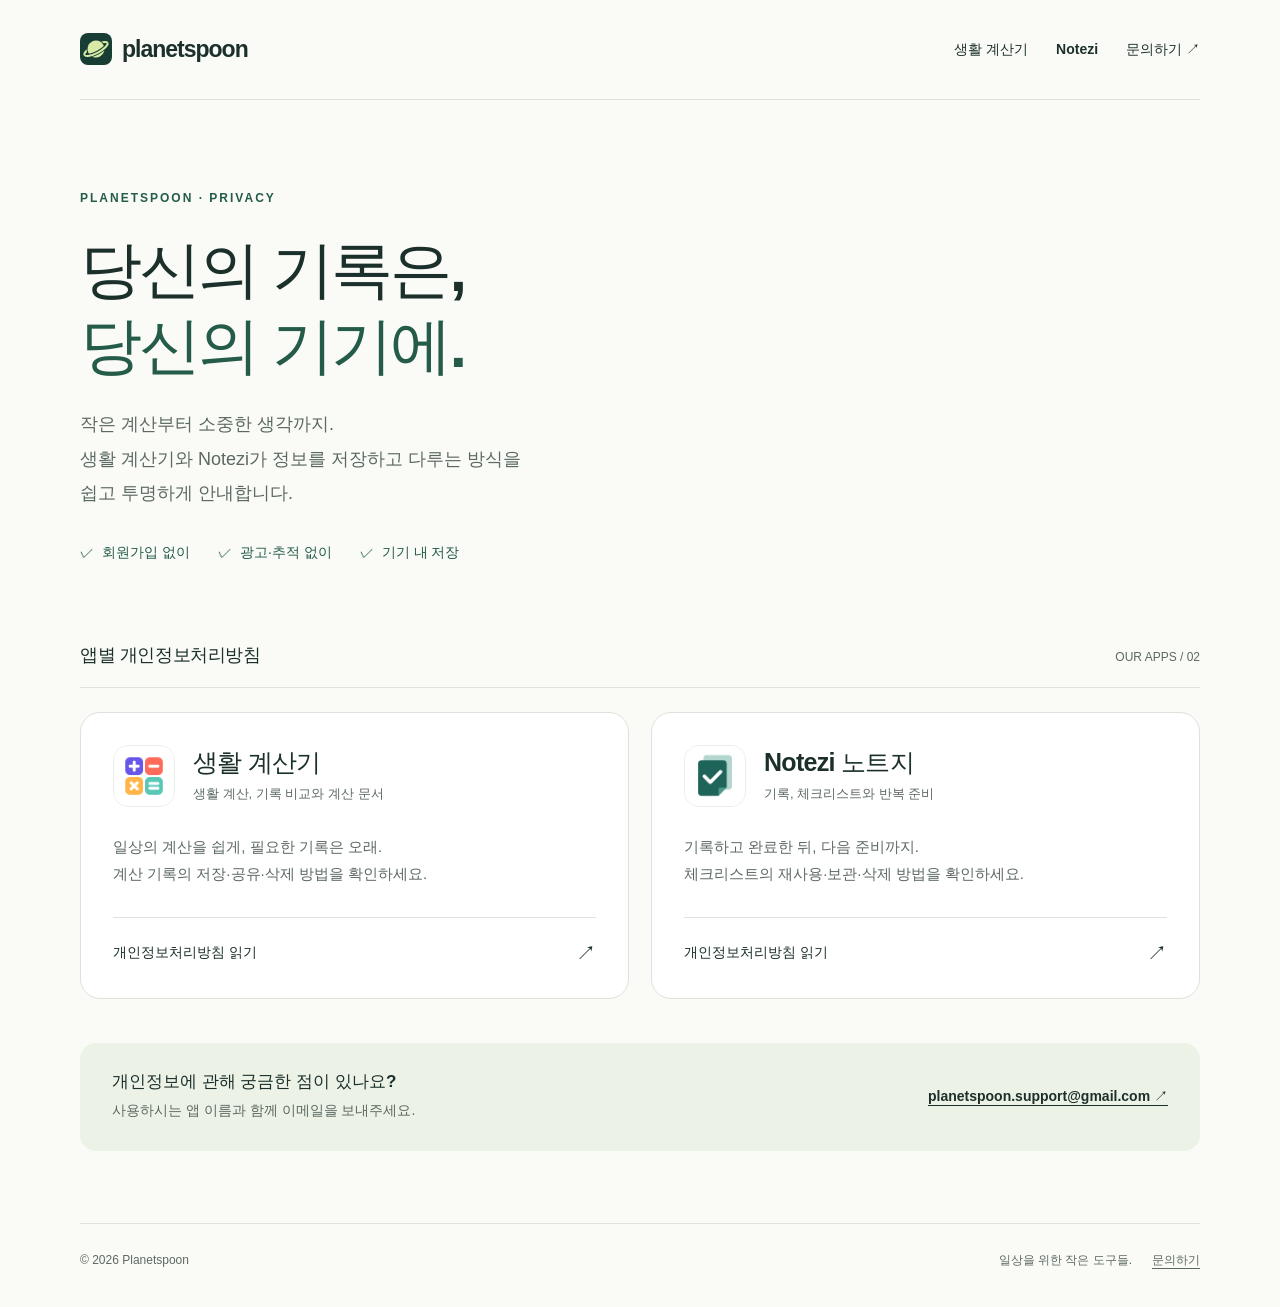
<file: docs/index.html>
<!doctype html>
<html lang="ko">
<head>
  <meta charset="utf-8">
  <meta name="viewport" content="width=device-width, initial-scale=1">
  <meta name="description" content="Planetspoon의 생활 계산기와 Notezi 개인정보처리방침. 기기에 저장되는 정보와 공유, 백업, 삭제 방법을 확인하세요.">
  <meta name="theme-color" content="#fafbf7">
  <title>개인정보 보호 · Planetspoon</title>
  <link rel="icon" href="assets/favicon.svg" type="image/svg+xml">
  <link rel="stylesheet" href="assets/styles.css">
</head>
<body>
  <a class="skip-link" href="#main">본문으로 건너뛰기</a>
  <div class="shell">
    <header class="site-header">
      <a class="brand" href="./" aria-label="Planetspoon 홈"><img src="assets/favicon.svg" width="32" height="32" alt="">planetspoon</a>
      <nav class="header-nav" aria-label="주 메뉴">
        <a href="calcmate/privacy/">생활 계산기</a>
        <a href="notezi/privacy/">Notezi</a>
        <a class="contact-nav" href="mailto:planetspoon.support@gmail.com">문의하기 ↗</a>
      </nav>
    </header>
    <main id="main">
      <section class="home-hero" aria-labelledby="hero-title">
        <p class="eyebrow">PLANETSPOON · PRIVACY</p>
        <h1 id="hero-title">당신의 기록은,<br><span>당신의 기기에.</span></h1>
        <p class="lead">작은 계산부터 소중한 생각까지.<br>생활 계산기와 Notezi가 정보를 저장하고 다루는 방식을<br>쉽고 투명하게 안내합니다.</p>
        <ul class="principles" aria-label="앱의 개인정보 보호 원칙">
          <li>회원가입 없이</li>
          <li>광고·추적 없이</li>
          <li>기기 내 저장</li>
        </ul>
      </section>
      <section aria-labelledby="apps-title">
        <div class="section-label"><h2 id="apps-title">앱별 개인정보처리방침</h2><span>OUR APPS / 02</span></div>
        <div class="app-grid">
          <a class="app-card" href="calcmate/privacy/">
            <div class="app-identity">
              <img class="app-icon" src="assets/calcmate.png" alt="" width="62" height="62">
              <div><h3>생활 계산기</h3><p class="app-category">생활 계산, 기록 비교와 계산 문서</p></div>
            </div>
            <p class="app-description">일상의 계산을 쉽게, 필요한 기록은 오래.<br>계산 기록의 저장·공유·삭제 방법을 확인하세요.</p>
            <div class="app-link">개인정보처리방침 읽기<span aria-hidden="true">↗</span></div>
          </a>
          <a class="app-card" href="notezi/privacy/">
            <div class="app-identity">
              <img class="app-icon" src="assets/notezi.png" alt="" width="62" height="62">
              <div><h3>Notezi <span lang="ko">노트지</span></h3><p class="app-category">기록, 체크리스트와 반복 준비</p></div>
            </div>
            <p class="app-description">기록하고 완료한 뒤, 다음 준비까지.<br>체크리스트의 재사용·보관·삭제 방법을 확인하세요.</p>
            <div class="app-link">개인정보처리방침 읽기<span aria-hidden="true">↗</span></div>
          </a>
        </div>
      </section>
      <section class="contact-strip" aria-labelledby="contact-title">
        <div><h2 id="contact-title">개인정보에 관해 궁금한 점이 있나요?</h2><p>사용하시는 앱 이름과 함께 이메일을 보내주세요.</p></div>
        <a href="mailto:planetspoon.support@gmail.com">planetspoon.support@gmail.com ↗</a>
      </section>
    </main>
    <footer class="site-footer">
      <p>© 2026 Planetspoon</p>
      <div class="footer-links"><span>일상을 위한 작은 도구들.</span><a href="mailto:planetspoon.support@gmail.com">문의하기</a></div>
    </footer>
  </div>
</body>
</html>
</file>
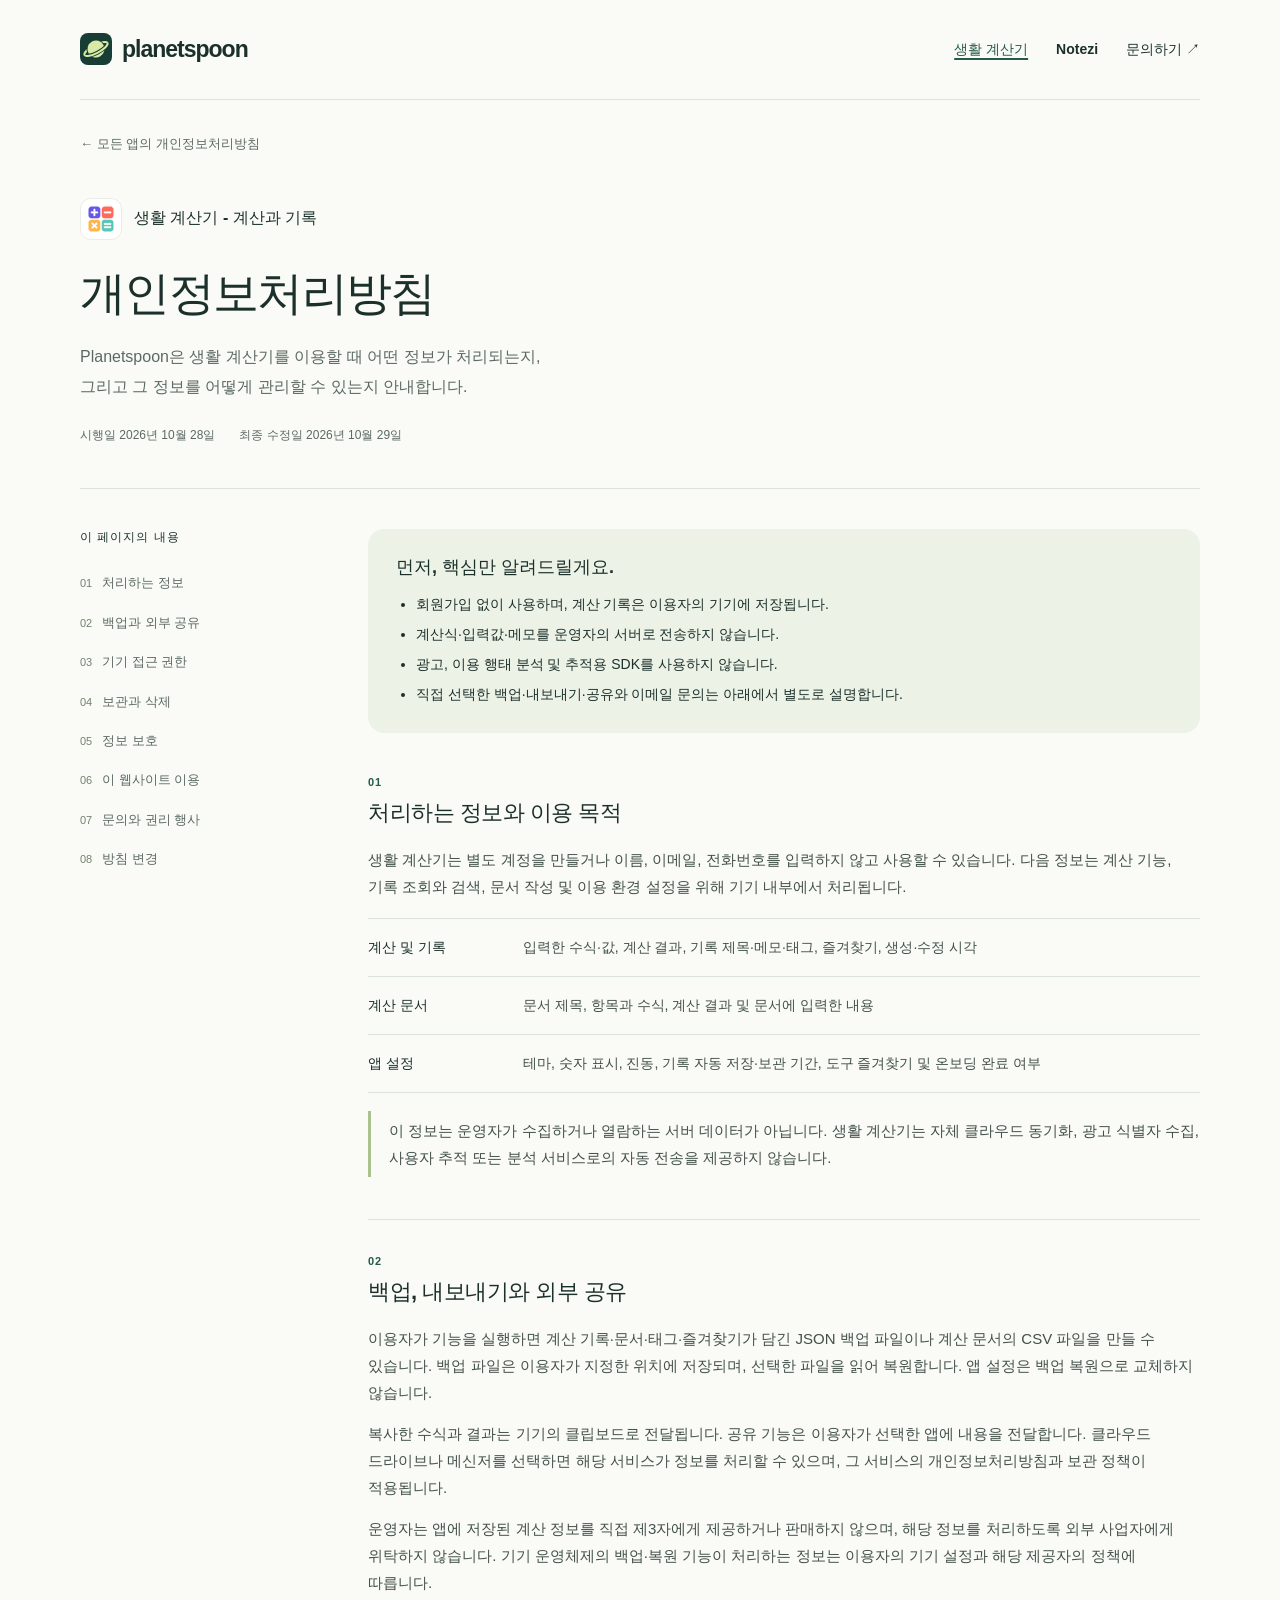
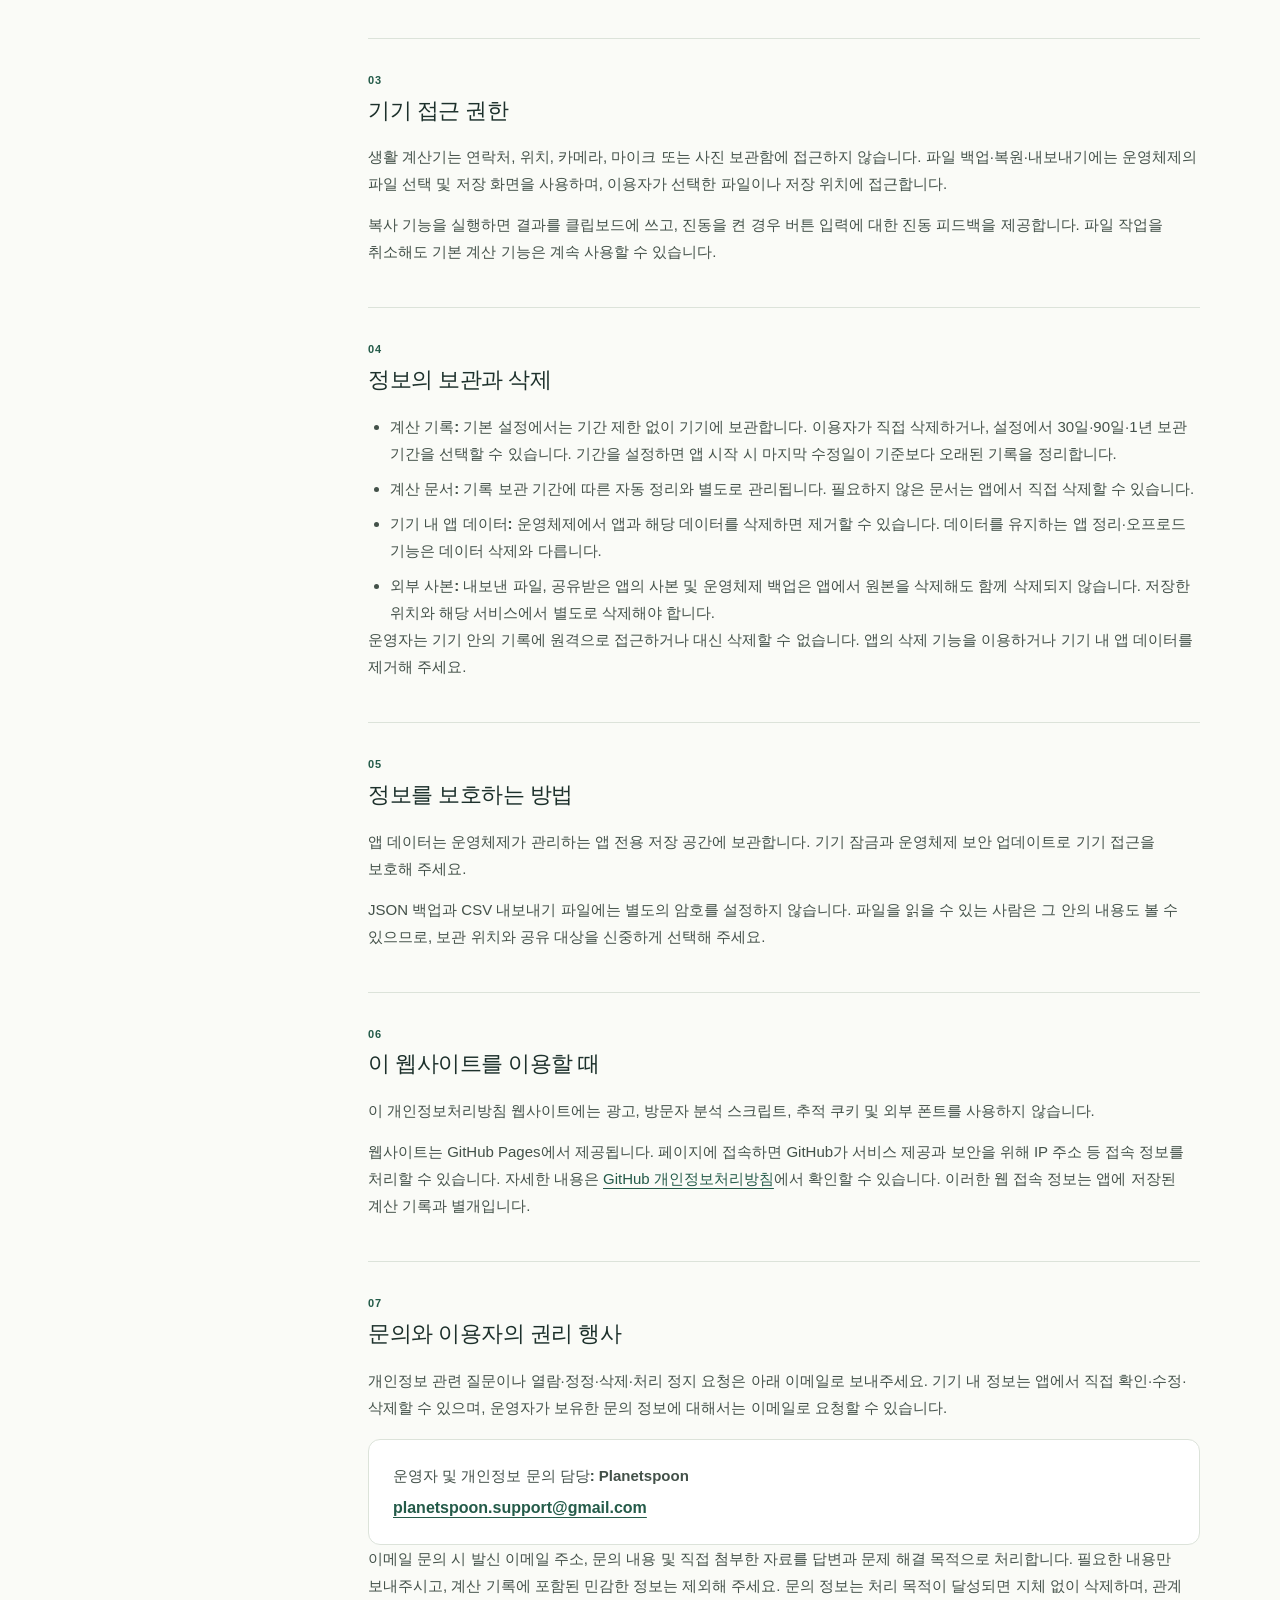
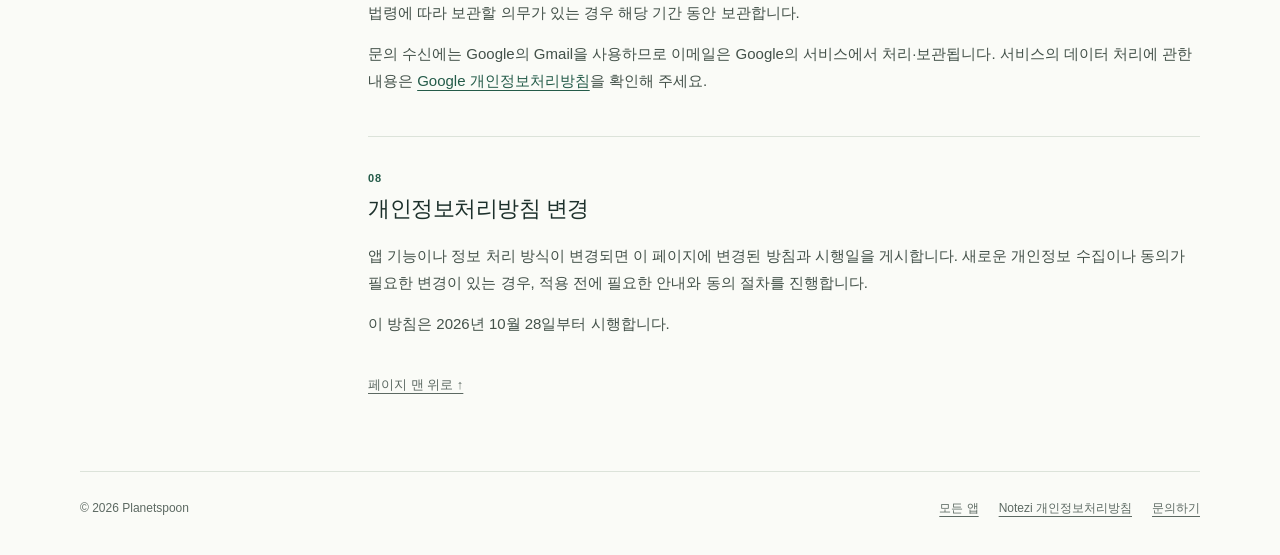
<file: docs/calcmate/privacy/index.html>
<!doctype html>
<html lang="ko">
<head>
  <meta charset="utf-8">
  <meta name="viewport" content="width=device-width, initial-scale=1">
  <meta name="description" content="생활 계산기 개인정보처리방침. 계산 기록의 기기 내 저장, 파일 백업과 공유, 보관 기간과 삭제 방법을 안내합니다.">
  <meta name="theme-color" content="#fafbf7">
  <title>생활 계산기 개인정보처리방침 · Planetspoon</title>
  <link rel="icon" href="../../assets/favicon.svg" type="image/svg+xml">
  <link rel="stylesheet" href="../../assets/styles.css">
</head>
<body id="top">
  <a class="skip-link" href="#main">본문으로 건너뛰기</a>
  <div class="shell">
    <header class="site-header">
      <a class="brand" href="../../" aria-label="Planetspoon 홈"><img src="../../assets/favicon.svg" width="32" height="32" alt="">planetspoon</a>
      <nav class="header-nav" aria-label="주 메뉴">
        <a href="./" aria-current="page">생활 계산기</a>
        <a href="../../notezi/privacy/">Notezi</a>
        <a class="contact-nav" href="mailto:planetspoon.support@gmail.com">문의하기 ↗</a>
      </nav>
    </header>
    <main id="main">
      <a class="back-link" href="../../">← 모든 앱의 개인정보처리방침</a>
      <header class="policy-hero">
        <div class="policy-product"><img class="app-icon" src="../../assets/calcmate.png" width="42" height="42" alt="">생활 계산기 - 계산과 기록</div>
        <h1>개인정보처리방침</h1>
        <p class="lead">Planetspoon은 생활 계산기를 이용할 때 어떤 정보가 처리되는지,<br>그리고 그 정보를 어떻게 관리할 수 있는지 안내합니다.</p>
        <div class="policy-meta"><span>시행일 <time datetime="2026-10-28">2026년 10월 28일</time></span><span>최종 수정일 <time datetime="2026-10-29">2026년 10월 29일</time></span></div>
      </header>
      <div class="policy-layout">
        <nav class="toc" aria-label="개인정보처리방침 목차">
          <h2>이 페이지의 내용</h2>
          <ol>
            <li><a href="#data">처리하는 정보</a></li>
            <li><a href="#sharing">백업과 외부 공유</a></li>
            <li><a href="#permissions">기기 접근 권한</a></li>
            <li><a href="#retention">보관과 삭제</a></li>
            <li><a href="#security">정보 보호</a></li>
            <li><a href="#website">이 웹사이트 이용</a></li>
            <li><a href="#contact">문의와 권리 행사</a></li>
            <li><a href="#changes">방침 변경</a></li>
          </ol>
        </nav>
        <div class="policy-content">
          <section class="policy-summary" aria-labelledby="summary-title">
            <h2 id="summary-title">먼저, 핵심만 알려드릴게요.</h2>
            <ul>
              <li>회원가입 없이 사용하며, 계산 기록은 이용자의 기기에 저장됩니다.</li>
              <li>계산식·입력값·메모를 운영자의 서버로 전송하지 않습니다.</li>
              <li>광고, 이용 행태 분석 및 추적용 SDK를 사용하지 않습니다.</li>
              <li>직접 선택한 백업·내보내기·공유와 이메일 문의는 아래에서 별도로 설명합니다.</li>
            </ul>
          </section>
          <section class="policy-section" id="data" aria-labelledby="data-title">
            <h2 id="data-title"><span>01</span>처리하는 정보와 이용 목적</h2>
            <p>생활 계산기는 별도 계정을 만들거나 이름, 이메일, 전화번호를 입력하지 않고 사용할 수 있습니다. 다음 정보는 계산 기능, 기록 조회와 검색, 문서 작성 및 이용 환경 설정을 위해 기기 내부에서 처리됩니다.</p>
            <dl class="data-list">
              <div><dt>계산 및 기록</dt><dd>입력한 수식·값, 계산 결과, 기록 제목·메모·태그, 즐겨찾기, 생성·수정 시각</dd></div>
              <div><dt>계산 문서</dt><dd>문서 제목, 항목과 수식, 계산 결과 및 문서에 입력한 내용</dd></div>
              <div><dt>앱 설정</dt><dd>테마, 숫자 표시, 진동, 기록 자동 저장·보관 기간, 도구 즐겨찾기 및 온보딩 완료 여부</dd></div>
            </dl>
            <p class="note">이 정보는 운영자가 수집하거나 열람하는 서버 데이터가 아닙니다. 생활 계산기는 자체 클라우드 동기화, 광고 식별자 수집, 사용자 추적 또는 분석 서비스로의 자동 전송을 제공하지 않습니다.</p>
          </section>
          <section class="policy-section" id="sharing" aria-labelledby="sharing-title">
            <h2 id="sharing-title"><span>02</span>백업, 내보내기와 외부 공유</h2>
            <p>이용자가 기능을 실행하면 계산 기록·문서·태그·즐겨찾기가 담긴 JSON 백업 파일이나 계산 문서의 CSV 파일을 만들 수 있습니다. 백업 파일은 이용자가 지정한 위치에 저장되며, 선택한 파일을 읽어 복원합니다. 앱 설정은 백업 복원으로 교체하지 않습니다.</p>
            <p>복사한 수식과 결과는 기기의 클립보드로 전달됩니다. 공유 기능은 이용자가 선택한 앱에 내용을 전달합니다. 클라우드 드라이브나 메신저를 선택하면 해당 서비스가 정보를 처리할 수 있으며, 그 서비스의 개인정보처리방침과 보관 정책이 적용됩니다.</p>
            <p>운영자는 앱에 저장된 계산 정보를 직접 제3자에게 제공하거나 판매하지 않으며, 해당 정보를 처리하도록 외부 사업자에게 위탁하지 않습니다. 기기 운영체제의 백업·복원 기능이 처리하는 정보는 이용자의 기기 설정과 해당 제공자의 정책에 따릅니다.</p>
          </section>
          <section class="policy-section" id="permissions" aria-labelledby="permissions-title">
            <h2 id="permissions-title"><span>03</span>기기 접근 권한</h2>
            <p>생활 계산기는 연락처, 위치, 카메라, 마이크 또는 사진 보관함에 접근하지 않습니다. 파일 백업·복원·내보내기에는 운영체제의 파일 선택 및 저장 화면을 사용하며, 이용자가 선택한 파일이나 저장 위치에 접근합니다.</p>
            <p>복사 기능을 실행하면 결과를 클립보드에 쓰고, 진동을 켠 경우 버튼 입력에 대한 진동 피드백을 제공합니다. 파일 작업을 취소해도 기본 계산 기능은 계속 사용할 수 있습니다.</p>
          </section>
          <section class="policy-section" id="retention" aria-labelledby="retention-title">
            <h2 id="retention-title"><span>04</span>정보의 보관과 삭제</h2>
            <ul>
              <li><strong>계산 기록:</strong> 기본 설정에서는 기간 제한 없이 기기에 보관합니다. 이용자가 직접 삭제하거나, 설정에서 30일·90일·1년 보관 기간을 선택할 수 있습니다. 기간을 설정하면 앱 시작 시 마지막 수정일이 기준보다 오래된 기록을 정리합니다.</li>
              <li><strong>계산 문서:</strong> 기록 보관 기간에 따른 자동 정리와 별도로 관리됩니다. 필요하지 않은 문서는 앱에서 직접 삭제할 수 있습니다.</li>
              <li><strong>기기 내 앱 데이터:</strong> 운영체제에서 앱과 해당 데이터를 삭제하면 제거할 수 있습니다. 데이터를 유지하는 앱 정리·오프로드 기능은 데이터 삭제와 다릅니다.</li>
              <li><strong>외부 사본:</strong> 내보낸 파일, 공유받은 앱의 사본 및 운영체제 백업은 앱에서 원본을 삭제해도 함께 삭제되지 않습니다. 저장한 위치와 해당 서비스에서 별도로 삭제해야 합니다.</li>
            </ul>
            <p>운영자는 기기 안의 기록에 원격으로 접근하거나 대신 삭제할 수 없습니다. 앱의 삭제 기능을 이용하거나 기기 내 앱 데이터를 제거해 주세요.</p>
          </section>
          <section class="policy-section" id="security" aria-labelledby="security-title">
            <h2 id="security-title"><span>05</span>정보를 보호하는 방법</h2>
            <p>앱 데이터는 운영체제가 관리하는 앱 전용 저장 공간에 보관합니다. 기기 잠금과 운영체제 보안 업데이트로 기기 접근을 보호해 주세요.</p>
            <p>JSON 백업과 CSV 내보내기 파일에는 별도의 암호를 설정하지 않습니다. 파일을 읽을 수 있는 사람은 그 안의 내용도 볼 수 있으므로, 보관 위치와 공유 대상을 신중하게 선택해 주세요.</p>
          </section>
          <section class="policy-section" id="website" aria-labelledby="website-title">
            <h2 id="website-title"><span>06</span>이 웹사이트를 이용할 때</h2>
            <p>이 개인정보처리방침 웹사이트에는 광고, 방문자 분석 스크립트, 추적 쿠키 및 외부 폰트를 사용하지 않습니다.</p>
            <p>웹사이트는 GitHub Pages에서 제공됩니다. 페이지에 접속하면 GitHub가 서비스 제공과 보안을 위해 IP 주소 등 접속 정보를 처리할 수 있습니다. 자세한 내용은 <a href="https://docs.github.com/en/site-policy/privacy-policies/github-general-privacy-statement">GitHub 개인정보처리방침</a>에서 확인할 수 있습니다. 이러한 웹 접속 정보는 앱에 저장된 계산 기록과 별개입니다.</p>
          </section>
          <section class="policy-section" id="contact" aria-labelledby="contact-title">
            <h2 id="contact-title"><span>07</span>문의와 이용자의 권리 행사</h2>
            <p>개인정보 관련 질문이나 열람·정정·삭제·처리 정지 요청은 아래 이메일로 보내주세요. 기기 내 정보는 앱에서 직접 확인·수정·삭제할 수 있으며, 운영자가 보유한 문의 정보에 대해서는 이메일로 요청할 수 있습니다.</p>
            <div class="contact-box"><p><strong>운영자 및 개인정보 문의 담당: Planetspoon</strong></p><a href="mailto:planetspoon.support@gmail.com">planetspoon.support@gmail.com</a></div>
            <p>이메일 문의 시 발신 이메일 주소, 문의 내용 및 직접 첨부한 자료를 답변과 문제 해결 목적으로 처리합니다. 필요한 내용만 보내주시고, 계산 기록에 포함된 민감한 정보는 제외해 주세요. 문의 정보는 처리 목적이 달성되면 지체 없이 삭제하며, 관계 법령에 따라 보관할 의무가 있는 경우 해당 기간 동안 보관합니다.</p>
            <p>문의 수신에는 Google의 Gmail을 사용하므로 이메일은 Google의 서비스에서 처리·보관됩니다. 서비스의 데이터 처리에 관한 내용은 <a href="https://policies.google.com/privacy?hl=ko">Google 개인정보처리방침</a>을 확인해 주세요.</p>
          </section>
          <section class="policy-section" id="changes" aria-labelledby="changes-title">
            <h2 id="changes-title"><span>08</span>개인정보처리방침 변경</h2>
            <p>앱 기능이나 정보 처리 방식이 변경되면 이 페이지에 변경된 방침과 시행일을 게시합니다. 새로운 개인정보 수집이나 동의가 필요한 변경이 있는 경우, 적용 전에 필요한 안내와 동의 절차를 진행합니다.</p>
            <p>이 방침은 <time datetime="2026-10-28">2026년 10월 28일</time>부터 시행합니다.</p>
          </section>
          <a class="top-link" href="#top">페이지 맨 위로 ↑</a>
        </div>
      </div>
    </main>
    <footer class="site-footer"><p>© 2026 Planetspoon</p><div class="footer-links"><a href="../../">모든 앱</a><a href="../../notezi/privacy/">Notezi 개인정보처리방침</a><a href="mailto:planetspoon.support@gmail.com">문의하기</a></div></footer>
  </div>
</body>
</html>
</file>
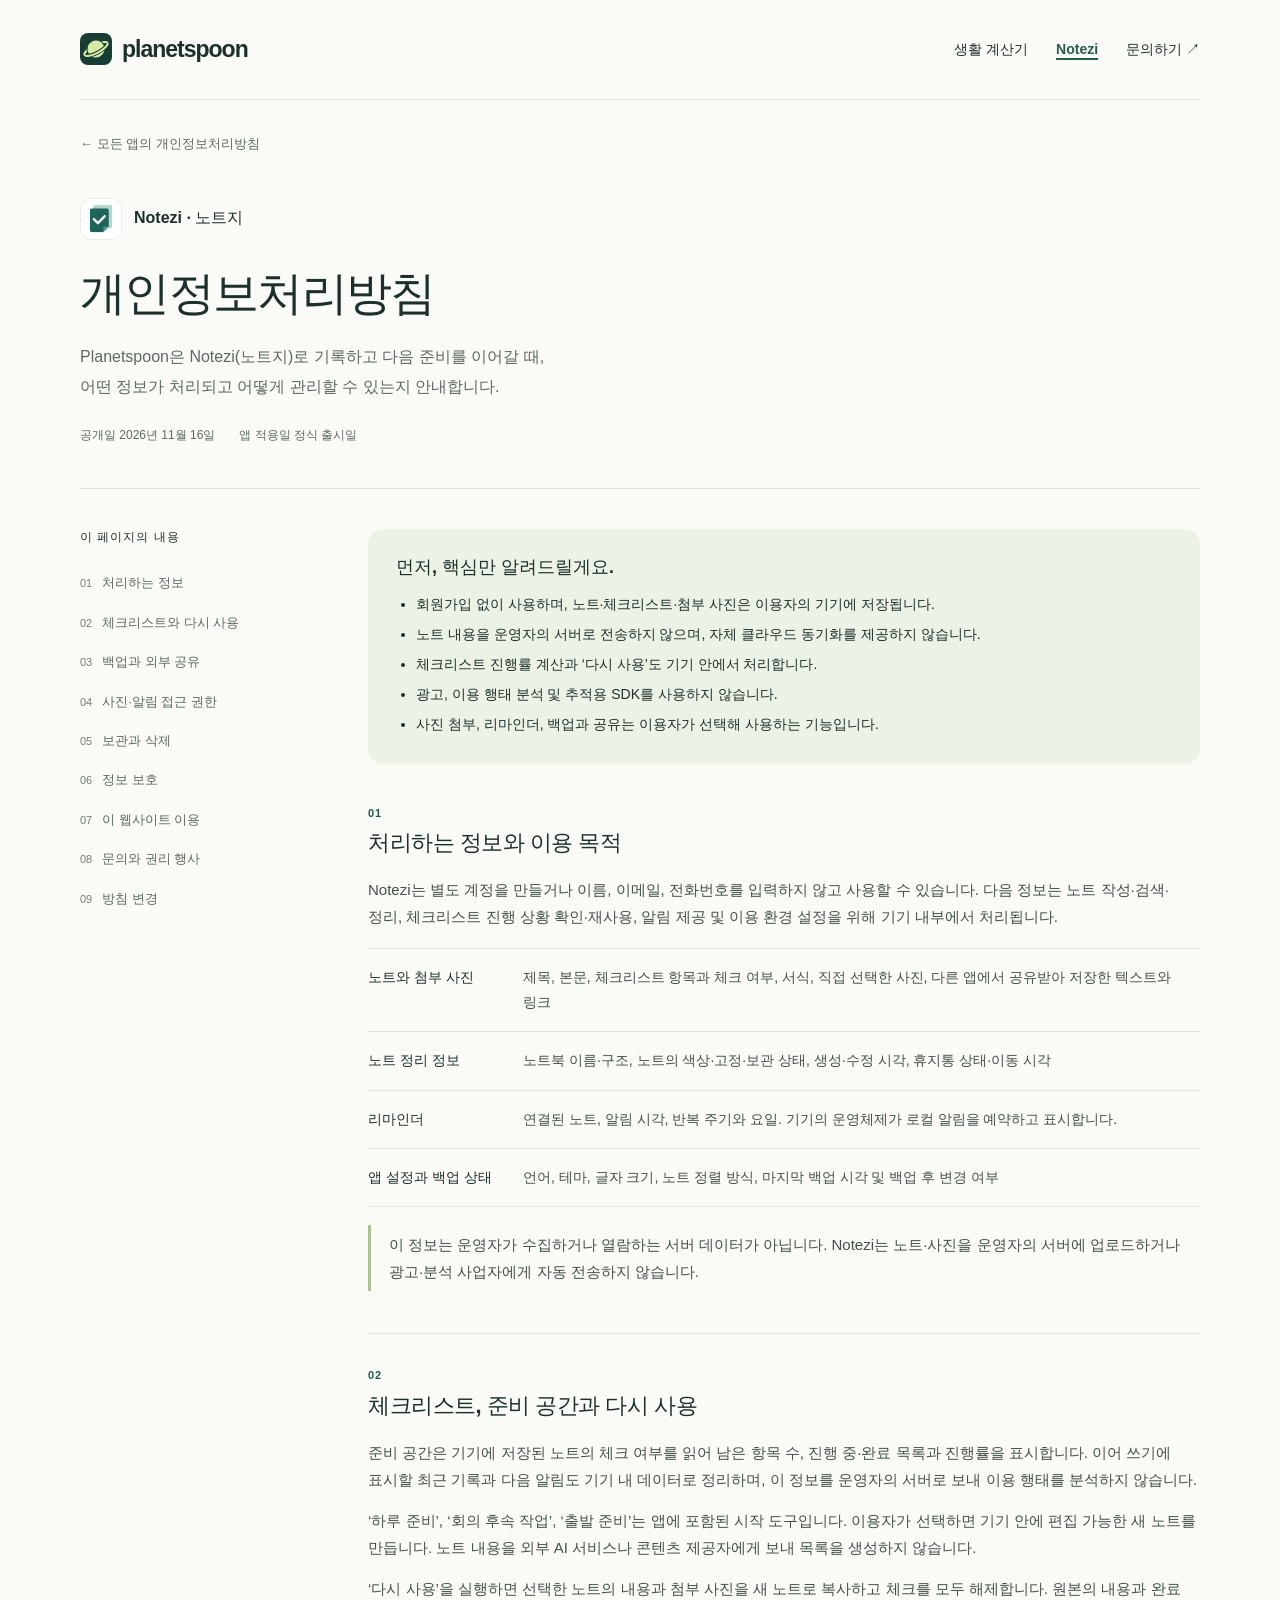
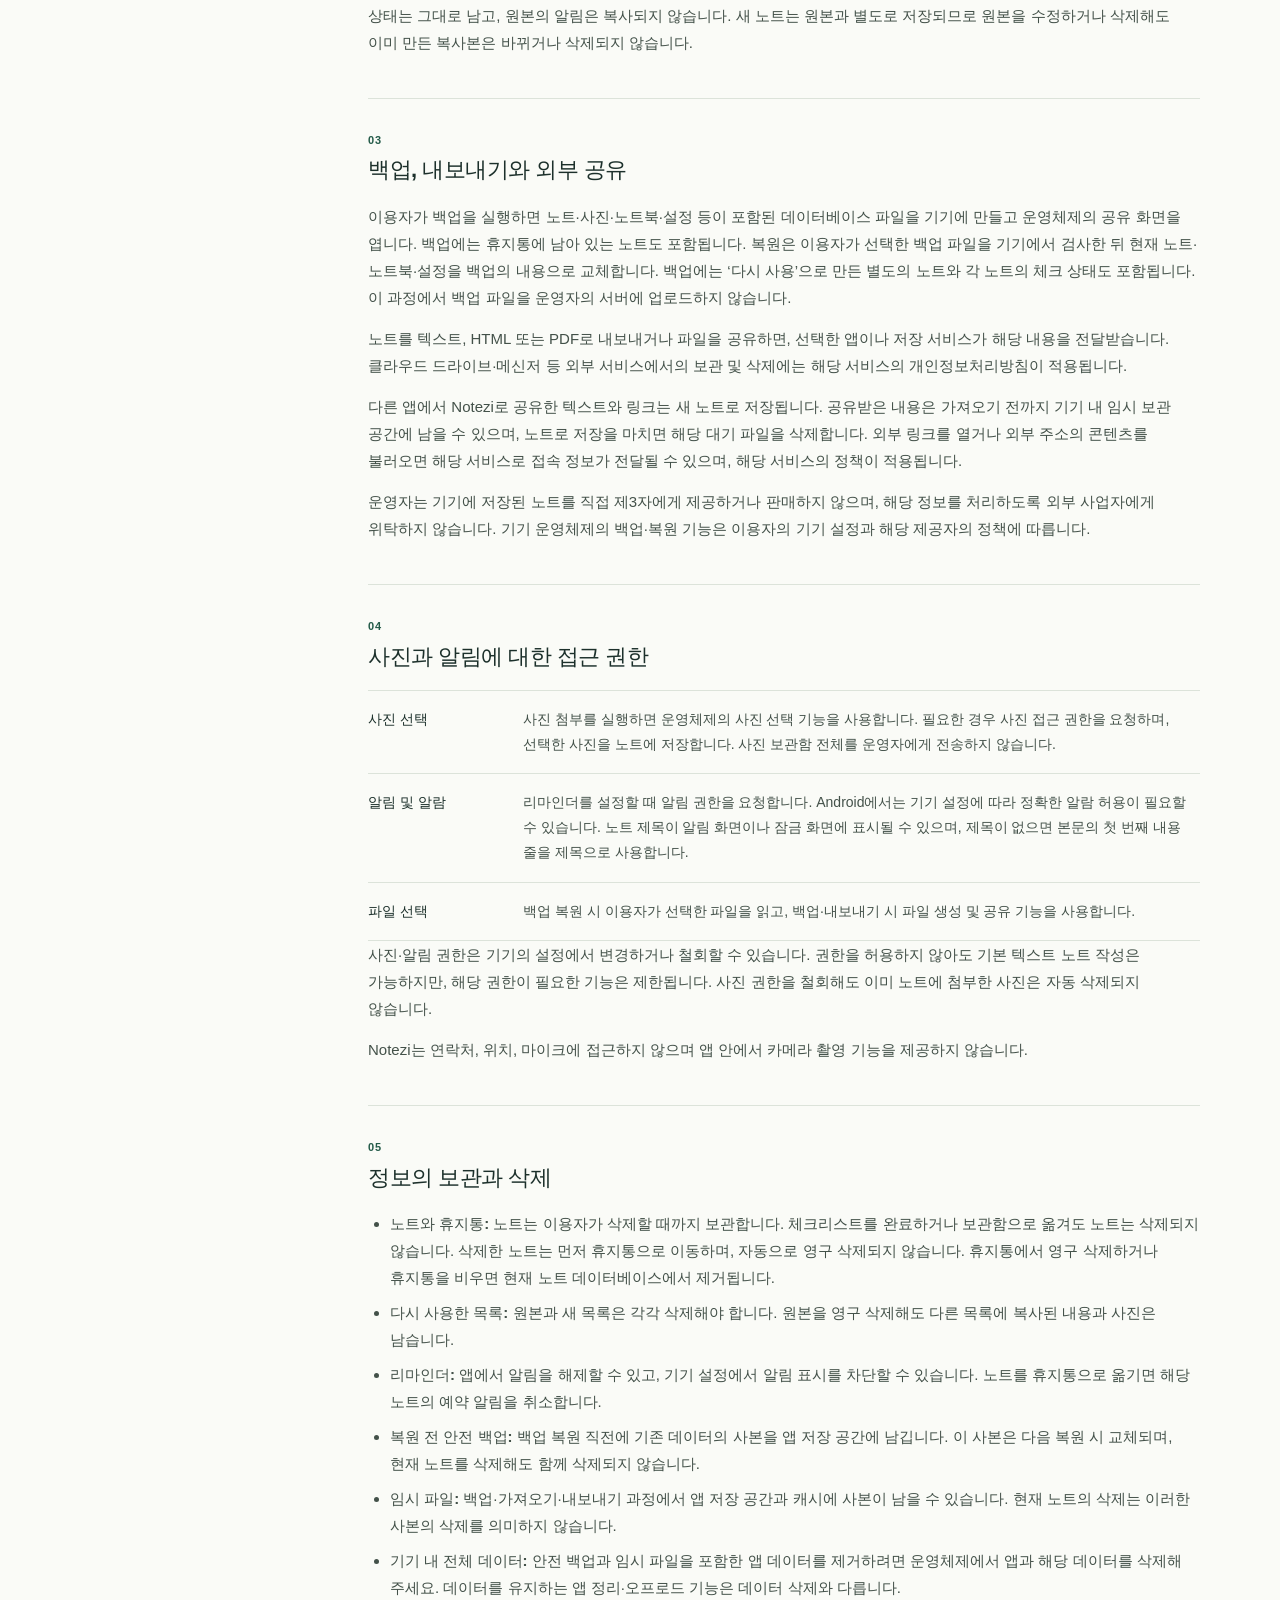
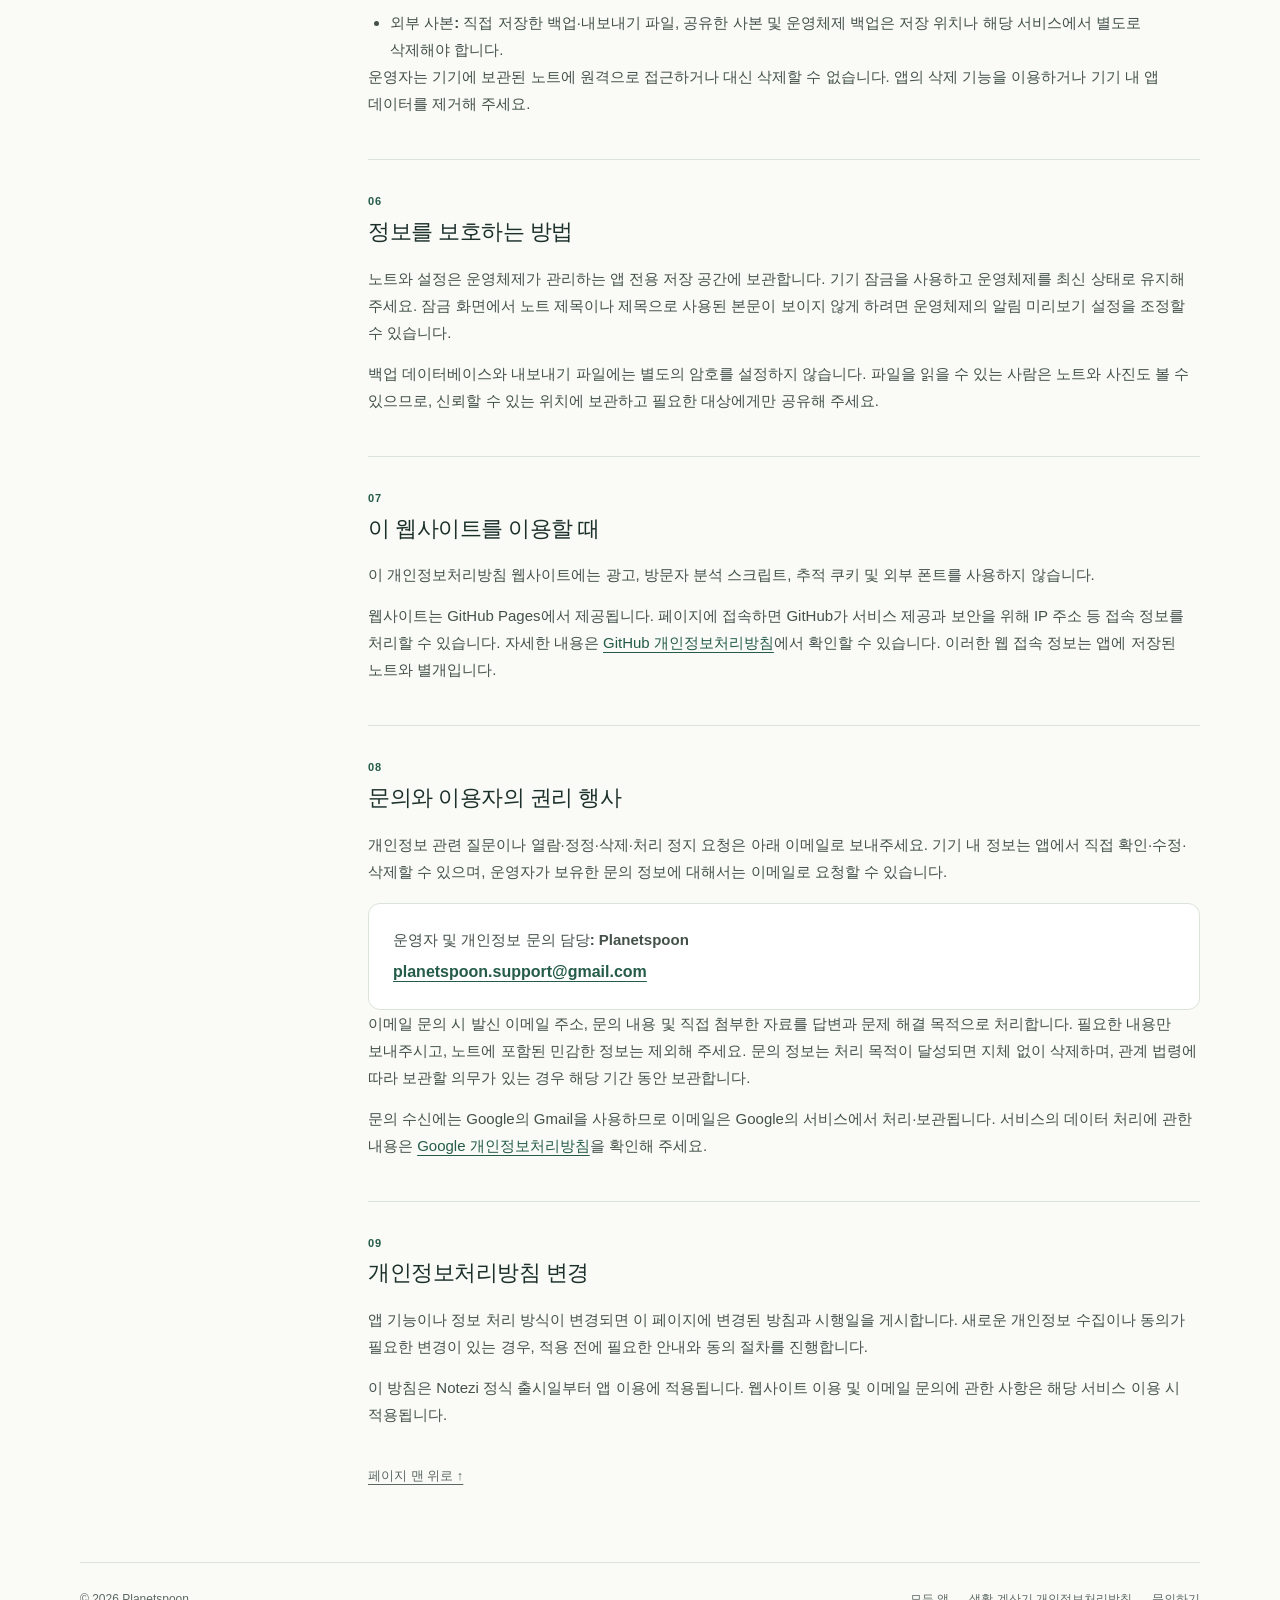
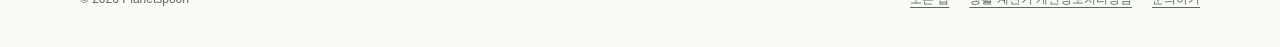
<file: docs/notezi/privacy/index.html>
<!doctype html>
<html lang="ko">
<head>
  <meta charset="utf-8">
  <meta name="viewport" content="width=device-width, initial-scale=1">
  <meta name="description" content="Notezi(노트지) 개인정보처리방침. 노트·체크리스트·사진의 기기 내 저장, 진행률과 다시 사용, 알림, 백업·공유 및 삭제 방법을 안내합니다.">
  <meta name="theme-color" content="#fafbf7">
  <title>Notezi 개인정보처리방침 · Planetspoon</title>
  <link rel="icon" href="../../assets/favicon.svg" type="image/svg+xml">
  <link rel="stylesheet" href="../../assets/styles.css">
</head>
<body id="top">
  <a class="skip-link" href="#main">본문으로 건너뛰기</a>
  <div class="shell">
    <header class="site-header">
      <a class="brand" href="../../" aria-label="Planetspoon 홈"><img src="../../assets/favicon.svg" width="32" height="32" alt="">planetspoon</a>
      <nav class="header-nav" aria-label="주 메뉴">
        <a href="../../calcmate/privacy/">생활 계산기</a>
        <a href="./" aria-current="page">Notezi</a>
        <a class="contact-nav" href="mailto:planetspoon.support@gmail.com">문의하기 ↗</a>
      </nav>
    </header>
    <main id="main">
      <a class="back-link" href="../../">← 모든 앱의 개인정보처리방침</a>
      <header class="policy-hero">
        <div class="policy-product"><img class="app-icon" src="../../assets/notezi.png" width="42" height="42" alt="">Notezi · 노트지</div>
        <h1>개인정보처리방침</h1>
        <p class="lead">Planetspoon은 Notezi(노트지)로 기록하고 다음 준비를 이어갈 때,<br>어떤 정보가 처리되고 어떻게 관리할 수 있는지 안내합니다.</p>
        <div class="policy-meta"><span>공개일 <time datetime="2026-11-16">2026년 11월 16일</time></span><span>앱 적용일 정식 출시일</span></div>
      </header>
      <div class="policy-layout">
        <nav class="toc" aria-label="개인정보처리방침 목차">
          <h2>이 페이지의 내용</h2>
          <ol>
            <li><a href="#data">처리하는 정보</a></li>
            <li><a href="#workspace">체크리스트와 다시 사용</a></li>
            <li><a href="#sharing">백업과 외부 공유</a></li>
            <li><a href="#permissions">사진·알림 접근 권한</a></li>
            <li><a href="#retention">보관과 삭제</a></li>
            <li><a href="#security">정보 보호</a></li>
            <li><a href="#website">이 웹사이트 이용</a></li>
            <li><a href="#contact">문의와 권리 행사</a></li>
            <li><a href="#changes">방침 변경</a></li>
          </ol>
        </nav>
        <div class="policy-content">
          <section class="policy-summary" aria-labelledby="summary-title">
            <h2 id="summary-title">먼저, 핵심만 알려드릴게요.</h2>
            <ul>
              <li>회원가입 없이 사용하며, 노트·체크리스트·첨부 사진은 이용자의 기기에 저장됩니다.</li>
              <li>노트 내용을 운영자의 서버로 전송하지 않으며, 자체 클라우드 동기화를 제공하지 않습니다.</li>
              <li>체크리스트 진행률 계산과 ‘다시 사용’도 기기 안에서 처리합니다.</li>
              <li>광고, 이용 행태 분석 및 추적용 SDK를 사용하지 않습니다.</li>
              <li>사진 첨부, 리마인더, 백업과 공유는 이용자가 선택해 사용하는 기능입니다.</li>
            </ul>
          </section>
          <section class="policy-section" id="data" aria-labelledby="data-title">
            <h2 id="data-title"><span>01</span>처리하는 정보와 이용 목적</h2>
            <p>Notezi는 별도 계정을 만들거나 이름, 이메일, 전화번호를 입력하지 않고 사용할 수 있습니다. 다음 정보는 노트 작성·검색·정리, 체크리스트 진행 상황 확인·재사용, 알림 제공 및 이용 환경 설정을 위해 기기 내부에서 처리됩니다.</p>
            <dl class="data-list">
              <div><dt>노트와 첨부 사진</dt><dd>제목, 본문, 체크리스트 항목과 체크 여부, 서식, 직접 선택한 사진, 다른 앱에서 공유받아 저장한 텍스트와 링크</dd></div>
              <div><dt>노트 정리 정보</dt><dd>노트북 이름·구조, 노트의 색상·고정·보관 상태, 생성·수정 시각, 휴지통 상태·이동 시각</dd></div>
              <div><dt>리마인더</dt><dd>연결된 노트, 알림 시각, 반복 주기와 요일. 기기의 운영체제가 로컬 알림을 예약하고 표시합니다.</dd></div>
              <div><dt>앱 설정과 백업 상태</dt><dd>언어, 테마, 글자 크기, 노트 정렬 방식, 마지막 백업 시각 및 백업 후 변경 여부</dd></div>
            </dl>
            <p class="note">이 정보는 운영자가 수집하거나 열람하는 서버 데이터가 아닙니다. Notezi는 노트·사진을 운영자의 서버에 업로드하거나 광고·분석 사업자에게 자동 전송하지 않습니다.</p>
          </section>
          <section class="policy-section" id="workspace" aria-labelledby="workspace-title">
            <h2 id="workspace-title"><span>02</span>체크리스트, 준비 공간과 다시 사용</h2>
            <p>준비 공간은 기기에 저장된 노트의 체크 여부를 읽어 남은 항목 수, 진행 중·완료 목록과 진행률을 표시합니다. 이어 쓰기에 표시할 최근 기록과 다음 알림도 기기 내 데이터로 정리하며, 이 정보를 운영자의 서버로 보내 이용 행태를 분석하지 않습니다.</p>
            <p>‘하루 준비’, ‘회의 후속 작업’, ‘출발 준비’는 앱에 포함된 시작 도구입니다. 이용자가 선택하면 기기 안에 편집 가능한 새 노트를 만듭니다. 노트 내용을 외부 AI 서비스나 콘텐츠 제공자에게 보내 목록을 생성하지 않습니다.</p>
            <p>‘다시 사용’을 실행하면 선택한 노트의 내용과 첨부 사진을 새 노트로 복사하고 체크를 모두 해제합니다. 원본의 내용과 완료 상태는 그대로 남고, 원본의 알림은 복사되지 않습니다. 새 노트는 원본과 별도로 저장되므로 원본을 수정하거나 삭제해도 이미 만든 복사본은 바뀌거나 삭제되지 않습니다.</p>
          </section>
          <section class="policy-section" id="sharing" aria-labelledby="sharing-title">
            <h2 id="sharing-title"><span>03</span>백업, 내보내기와 외부 공유</h2>
            <p>이용자가 백업을 실행하면 노트·사진·노트북·설정 등이 포함된 데이터베이스 파일을 기기에 만들고 운영체제의 공유 화면을 엽니다. 백업에는 휴지통에 남아 있는 노트도 포함됩니다. 복원은 이용자가 선택한 백업 파일을 기기에서 검사한 뒤 현재 노트·노트북·설정을 백업의 내용으로 교체합니다. 백업에는 ‘다시 사용’으로 만든 별도의 노트와 각 노트의 체크 상태도 포함됩니다. 이 과정에서 백업 파일을 운영자의 서버에 업로드하지 않습니다.</p>
            <p>노트를 텍스트, HTML 또는 PDF로 내보내거나 파일을 공유하면, 선택한 앱이나 저장 서비스가 해당 내용을 전달받습니다. 클라우드 드라이브·메신저 등 외부 서비스에서의 보관 및 삭제에는 해당 서비스의 개인정보처리방침이 적용됩니다.</p>
            <p>다른 앱에서 Notezi로 공유한 텍스트와 링크는 새 노트로 저장됩니다. 공유받은 내용은 가져오기 전까지 기기 내 임시 보관 공간에 남을 수 있으며, 노트로 저장을 마치면 해당 대기 파일을 삭제합니다. 외부 링크를 열거나 외부 주소의 콘텐츠를 불러오면 해당 서비스로 접속 정보가 전달될 수 있으며, 해당 서비스의 정책이 적용됩니다.</p>
            <p>운영자는 기기에 저장된 노트를 직접 제3자에게 제공하거나 판매하지 않으며, 해당 정보를 처리하도록 외부 사업자에게 위탁하지 않습니다. 기기 운영체제의 백업·복원 기능은 이용자의 기기 설정과 해당 제공자의 정책에 따릅니다.</p>
          </section>
          <section class="policy-section" id="permissions" aria-labelledby="permissions-title">
            <h2 id="permissions-title"><span>04</span>사진과 알림에 대한 접근 권한</h2>
            <dl class="data-list">
              <div><dt>사진 선택</dt><dd>사진 첨부를 실행하면 운영체제의 사진 선택 기능을 사용합니다. 필요한 경우 사진 접근 권한을 요청하며, 선택한 사진을 노트에 저장합니다. 사진 보관함 전체를 운영자에게 전송하지 않습니다.</dd></div>
              <div><dt>알림 및 알람</dt><dd>리마인더를 설정할 때 알림 권한을 요청합니다. Android에서는 기기 설정에 따라 정확한 알람 허용이 필요할 수 있습니다. 노트 제목이 알림 화면이나 잠금 화면에 표시될 수 있으며, 제목이 없으면 본문의 첫 번째 내용 줄을 제목으로 사용합니다.</dd></div>
              <div><dt>파일 선택</dt><dd>백업 복원 시 이용자가 선택한 파일을 읽고, 백업·내보내기 시 파일 생성 및 공유 기능을 사용합니다.</dd></div>
            </dl>
            <p>사진·알림 권한은 기기의 설정에서 변경하거나 철회할 수 있습니다. 권한을 허용하지 않아도 기본 텍스트 노트 작성은 가능하지만, 해당 권한이 필요한 기능은 제한됩니다. 사진 권한을 철회해도 이미 노트에 첨부한 사진은 자동 삭제되지 않습니다.</p>
            <p>Notezi는 연락처, 위치, 마이크에 접근하지 않으며 앱 안에서 카메라 촬영 기능을 제공하지 않습니다.</p>
          </section>
          <section class="policy-section" id="retention" aria-labelledby="retention-title">
            <h2 id="retention-title"><span>05</span>정보의 보관과 삭제</h2>
            <ul>
              <li><strong>노트와 휴지통:</strong> 노트는 이용자가 삭제할 때까지 보관합니다. 체크리스트를 완료하거나 보관함으로 옮겨도 노트는 삭제되지 않습니다. 삭제한 노트는 먼저 휴지통으로 이동하며, 자동으로 영구 삭제되지 않습니다. 휴지통에서 영구 삭제하거나 휴지통을 비우면 현재 노트 데이터베이스에서 제거됩니다.</li>
              <li><strong>다시 사용한 목록:</strong> 원본과 새 목록은 각각 삭제해야 합니다. 원본을 영구 삭제해도 다른 목록에 복사된 내용과 사진은 남습니다.</li>
              <li><strong>리마인더:</strong> 앱에서 알림을 해제할 수 있고, 기기 설정에서 알림 표시를 차단할 수 있습니다. 노트를 휴지통으로 옮기면 해당 노트의 예약 알림을 취소합니다.</li>
              <li><strong>복원 전 안전 백업:</strong> 백업 복원 직전에 기존 데이터의 사본을 앱 저장 공간에 남깁니다. 이 사본은 다음 복원 시 교체되며, 현재 노트를 삭제해도 함께 삭제되지 않습니다.</li>
              <li><strong>임시 파일:</strong> 백업·가져오기·내보내기 과정에서 앱 저장 공간과 캐시에 사본이 남을 수 있습니다. 현재 노트의 삭제는 이러한 사본의 삭제를 의미하지 않습니다.</li>
              <li><strong>기기 내 전체 데이터:</strong> 안전 백업과 임시 파일을 포함한 앱 데이터를 제거하려면 운영체제에서 앱과 해당 데이터를 삭제해 주세요. 데이터를 유지하는 앱 정리·오프로드 기능은 데이터 삭제와 다릅니다.</li>
              <li><strong>외부 사본:</strong> 직접 저장한 백업·내보내기 파일, 공유한 사본 및 운영체제 백업은 저장 위치나 해당 서비스에서 별도로 삭제해야 합니다.</li>
            </ul>
            <p>운영자는 기기에 보관된 노트에 원격으로 접근하거나 대신 삭제할 수 없습니다. 앱의 삭제 기능을 이용하거나 기기 내 앱 데이터를 제거해 주세요.</p>
          </section>
          <section class="policy-section" id="security" aria-labelledby="security-title">
            <h2 id="security-title"><span>06</span>정보를 보호하는 방법</h2>
            <p>노트와 설정은 운영체제가 관리하는 앱 전용 저장 공간에 보관합니다. 기기 잠금을 사용하고 운영체제를 최신 상태로 유지해 주세요. 잠금 화면에서 노트 제목이나 제목으로 사용된 본문이 보이지 않게 하려면 운영체제의 알림 미리보기 설정을 조정할 수 있습니다.</p>
            <p>백업 데이터베이스와 내보내기 파일에는 별도의 암호를 설정하지 않습니다. 파일을 읽을 수 있는 사람은 노트와 사진도 볼 수 있으므로, 신뢰할 수 있는 위치에 보관하고 필요한 대상에게만 공유해 주세요.</p>
          </section>
          <section class="policy-section" id="website" aria-labelledby="website-title">
            <h2 id="website-title"><span>07</span>이 웹사이트를 이용할 때</h2>
            <p>이 개인정보처리방침 웹사이트에는 광고, 방문자 분석 스크립트, 추적 쿠키 및 외부 폰트를 사용하지 않습니다.</p>
            <p>웹사이트는 GitHub Pages에서 제공됩니다. 페이지에 접속하면 GitHub가 서비스 제공과 보안을 위해 IP 주소 등 접속 정보를 처리할 수 있습니다. 자세한 내용은 <a href="https://docs.github.com/en/site-policy/privacy-policies/github-general-privacy-statement">GitHub 개인정보처리방침</a>에서 확인할 수 있습니다. 이러한 웹 접속 정보는 앱에 저장된 노트와 별개입니다.</p>
          </section>
          <section class="policy-section" id="contact" aria-labelledby="contact-title">
            <h2 id="contact-title"><span>08</span>문의와 이용자의 권리 행사</h2>
            <p>개인정보 관련 질문이나 열람·정정·삭제·처리 정지 요청은 아래 이메일로 보내주세요. 기기 내 정보는 앱에서 직접 확인·수정·삭제할 수 있으며, 운영자가 보유한 문의 정보에 대해서는 이메일로 요청할 수 있습니다.</p>
            <div class="contact-box"><p><strong>운영자 및 개인정보 문의 담당: Planetspoon</strong></p><a href="mailto:planetspoon.support@gmail.com">planetspoon.support@gmail.com</a></div>
            <p>이메일 문의 시 발신 이메일 주소, 문의 내용 및 직접 첨부한 자료를 답변과 문제 해결 목적으로 처리합니다. 필요한 내용만 보내주시고, 노트에 포함된 민감한 정보는 제외해 주세요. 문의 정보는 처리 목적이 달성되면 지체 없이 삭제하며, 관계 법령에 따라 보관할 의무가 있는 경우 해당 기간 동안 보관합니다.</p>
            <p>문의 수신에는 Google의 Gmail을 사용하므로 이메일은 Google의 서비스에서 처리·보관됩니다. 서비스의 데이터 처리에 관한 내용은 <a href="https://policies.google.com/privacy?hl=ko">Google 개인정보처리방침</a>을 확인해 주세요.</p>
          </section>
          <section class="policy-section" id="changes" aria-labelledby="changes-title">
            <h2 id="changes-title"><span>09</span>개인정보처리방침 변경</h2>
            <p>앱 기능이나 정보 처리 방식이 변경되면 이 페이지에 변경된 방침과 시행일을 게시합니다. 새로운 개인정보 수집이나 동의가 필요한 변경이 있는 경우, 적용 전에 필요한 안내와 동의 절차를 진행합니다.</p>
            <p>이 방침은 Notezi 정식 출시일부터 앱 이용에 적용됩니다. 웹사이트 이용 및 이메일 문의에 관한 사항은 해당 서비스 이용 시 적용됩니다.</p>
          </section>
          <a class="top-link" href="#top">페이지 맨 위로 ↑</a>
        </div>
      </div>
    </main>
    <footer class="site-footer"><p>© 2026 Planetspoon</p><div class="footer-links"><a href="../../">모든 앱</a><a href="../../calcmate/privacy/">생활 계산기 개인정보처리방침</a><a href="mailto:planetspoon.support@gmail.com">문의하기</a></div></footer>
  </div>
</body>
</html>
</file>
<file: docs/assets/styles.css>
@charset "UTF-8";

:root {
  color-scheme: light;
  --ink: #1c302b;
  --muted: #5c6962;
  --accent: #245b49;
  --line: #dce3da;
  --paper: #fafbf7;
  --wash: #edf2e7;
  font-family: -apple-system, BlinkMacSystemFont, "Apple SD Gothic Neo", "Noto Sans KR", "Malgun Gothic", sans-serif;
  color: var(--ink);
  background: var(--paper);
  font-synthesis: none;
  text-rendering: optimizeLegibility;
  -webkit-font-smoothing: antialiased;
}

* { box-sizing: border-box; }
body { margin: 0; font-size: 16px; line-height: 1.8; word-break: keep-all; overflow-wrap: anywhere; }
a { color: inherit; text-underline-offset: 4px; }
a:hover { color: var(--accent); }
a:focus-visible, summary:focus-visible { outline: 3px solid var(--accent); outline-offset: 5px; border-radius: 3px; }
img { display: block; max-width: 100%; }
h1, h2, h3, p { margin: 0; }
h1, h2, h3 { line-height: 1.35; }
::selection { background: #d8eaa5; color: #173d34; }
.shell { width: min(1120px, calc(100% - 80px)); margin-inline: auto; }
.skip-link { position: absolute; top: 12px; left: 12px; z-index: 5; padding: 10px 18px; background: var(--ink); color: white; transform: translateY(-180%); }
.skip-link:focus { transform: translateY(0); }
.site-header { display: flex; align-items: center; justify-content: space-between; gap: 24px; min-height: 100px; border-bottom: 1px solid var(--line); }
.brand { display: inline-flex; align-items: center; gap: 10px; font-size: 23px; font-weight: 750; letter-spacing: -1px; text-decoration: none; }
.brand img { width: 32px; height: 32px; }
.header-nav { display: flex; gap: 28px; align-items: center; font-size: 14px; font-weight: 550; }
.header-nav a { padding-block: 10px; text-decoration: none; }
.header-nav [aria-current="page"] { color: var(--accent); text-decoration: underline; text-decoration-thickness: 2px; }
.eyebrow { color: var(--accent); font-size: 12px; font-weight: 700; letter-spacing: 2px; }
.home-hero { padding: 88px 0 64px; max-width: 780px; }
.home-hero h1 { margin: 22px 0; font-size: clamp(38px, 5.2vw, 62px); line-height: 1.24; letter-spacing: -2.8px; font-weight: 650; }
.home-hero h1 span { color: var(--accent); }
.lead { color: var(--muted); font-size: 18px; line-height: 1.9; max-width: 620px; }
.principles { display: flex; gap: 28px; flex-wrap: wrap; margin-top: 30px; padding: 0; list-style: none; color: var(--accent); font-size: 14px; }
.principles li::before { content: "✓"; margin-right: 8px; font-weight: 700; }
.section-label { display: flex; align-items: baseline; justify-content: space-between; gap: 16px; padding-bottom: 18px; border-bottom: 1px solid var(--line); }
.section-label h2 { font-size: 18px; letter-spacing: -.4px; }
.section-label span { font-size: 12px; color: var(--muted); }
.app-grid { display: grid; grid-template-columns: repeat(2, minmax(0, 1fr)); gap: 22px; margin-top: 24px; }
.app-card { display: flex; flex-direction: column; align-items: flex-start; padding: 32px; background: #fff; border: 1px solid var(--line); border-radius: 20px; text-decoration: none; transition: border-color .18s, background-color .18s; }
.app-card:hover { color: var(--ink); border-color: #83a28a; background: #f4f7ee; }
.app-identity { display: flex; align-items: center; gap: 18px; }
.app-icon { width: 62px; height: 62px; border-radius: 15px; border: 1px solid #e9ede7; }
.app-card h3 { font-size: 25px; letter-spacing: -.7px; }
.app-category { font-size: 13px; color: var(--muted); margin-top: 3px; }
.app-description { margin-top: 26px; color: var(--muted); font-size: 15px; }
.app-link { display: flex; justify-content: space-between; width: 100%; margin-top: 30px; padding-top: 22px; border-top: 1px solid var(--line); font-size: 14px; font-weight: 650; }
.app-link span { font-size: 20px; line-height: 1.3; }
.contact-strip { display: flex; align-items: center; justify-content: space-between; gap: 24px; margin: 44px 0 72px; padding: 28px 32px; background: var(--wash); border-radius: 16px; }
.contact-strip h2 { font-size: 17px; margin-bottom: 4px; }
.contact-strip p { color: var(--muted); font-size: 14px; }
.contact-strip a { font-size: 14px; font-weight: 600; }
.site-footer { display: flex; justify-content: space-between; align-items: flex-start; gap: 24px; padding: 26px 0 36px; border-top: 1px solid var(--line); font-size: 12px; color: var(--muted); }
.footer-links { display: flex; gap: 20px; flex-wrap: wrap; }
.back-link { display: inline-block; margin-top: 32px; color: var(--muted); text-decoration: none; font-size: 13px; }
.back-link:hover { text-decoration: underline; }
.policy-hero { padding: 40px 0 42px; border-bottom: 1px solid var(--line); }
.policy-product { display: flex; align-items: center; gap: 12px; margin-bottom: 22px; font-size: 16px; font-weight: 650; }
.policy-product .app-icon { width: 42px; height: 42px; border-radius: 11px; }
.policy-hero h1 { font-size: clamp(32px, 4vw, 46px); letter-spacing: -1.7px; margin-bottom: 18px; }
.policy-hero .lead { font-size: 16px; }
.policy-meta { display: flex; gap: 24px; flex-wrap: wrap; font-size: 12px; color: var(--muted); margin-top: 22px; }
.policy-layout { display: grid; grid-template-columns: 224px minmax(0, 1fr); gap: 64px; padding: 40px 0 72px; }
.toc { position: sticky; top: 32px; align-self: start; }
.toc h2 { font-size: 12px; margin-bottom: 18px; letter-spacing: 1px; }
.toc ol { padding: 0; margin: 0; list-style: none; counter-reset: toc; }
.toc li { counter-increment: toc; }
.toc a { display: block; padding: 8px 0; color: var(--muted); text-decoration: none; font-size: 13px; }
.toc a::before { content: counter(toc, decimal-leading-zero); margin-right: 10px; font-size: 11px; color: #73816e; }
.toc a:hover { color: var(--accent); text-decoration: underline; }
.policy-content { min-width: 0; }
.policy-summary { padding: 26px 28px; background: var(--wash); border-radius: 16px; }
.policy-summary h2 { font-size: 18px; margin-bottom: 12px; }
.policy-summary ul { padding-left: 20px; margin: 0; font-size: 14px; }
.policy-summary li + li { margin-top: 5px; }
.policy-section { margin-top: 42px; scroll-margin-top: 24px; }
.policy-section + .policy-section { padding-top: 34px; border-top: 1px solid var(--line); }
.policy-section h2 { margin-bottom: 18px; font-size: 22px; letter-spacing: -.5px; }
.policy-section h2 span { display: block; color: var(--accent); font-size: 11px; letter-spacing: 1px; margin-bottom: 8px; }
.policy-section h3 { font-size: 16px; margin-top: 22px; margin-bottom: 8px; }
.policy-section p, .policy-section li { font-size: 15px; color: #435149; }
.policy-section p + p { margin-top: 14px; }
.policy-section ul { margin: 12px 0 0; padding-left: 22px; }
.policy-section li + li { margin-top: 8px; }
.policy-section a { color: var(--accent); }
.data-list { margin: 18px 0 0; }
.data-list > div { display: grid; grid-template-columns: 135px minmax(0, 1fr); gap: 20px; padding: 16px 0; border-bottom: 1px solid var(--line); }
.data-list > div:first-child { border-top: 1px solid var(--line); }
.data-list dt { font-size: 14px; font-weight: 650; }
.data-list dd { margin: 0; font-size: 14px; color: #435149; }
.note { border-left: 3px solid #a9c28e; padding: 6px 0 6px 18px; margin-top: 18px; }
.contact-box { padding: 22px 24px; margin-top: 18px; border: 1px solid var(--line); border-radius: 12px; background: #fff; }
.contact-box a { display: inline-block; margin-top: 5px; font-weight: 600; }
.top-link { display: inline-block; margin-top: 36px; font-size: 13px; color: var(--muted); }

@media (max-width: 850px) {
  .shell { width: calc(100% - 48px); }
  .policy-layout { grid-template-columns: 174px minmax(0, 1fr); gap: 32px; }
  .contact-strip { align-items: flex-start; flex-direction: column; gap: 12px; }
  .data-list > div { grid-template-columns: 1fr; gap: 5px; }
}

@media (max-width: 600px) {
  .shell { width: calc(100% - 40px); }
  .site-header { min-height: 82px; gap: 12px; flex-wrap: wrap; padding-block: 18px; }
  .brand { font-size: 20px; }
  .brand img { width: 28px; height: 28px; }
  .header-nav { gap: 18px; font-size: 12px; }
  .header-nav .contact-nav { display: none; }
  .home-hero { padding: 54px 0 44px; }
  .home-hero h1 { letter-spacing: -1.8px; }
  .lead { font-size: 16px; }
  .principles { gap: 12px 20px; font-size: 12px; }
  .app-grid { grid-template-columns: 1fr; gap: 16px; }
  .app-card { padding: 26px; }
  .app-description { margin-top: 20px; }
  .contact-strip { padding: 24px; margin: 28px 0 48px; }
  .site-footer { flex-direction: column; gap: 12px; }
  .policy-hero { padding: 28px 0 30px; }
  .policy-meta { gap: 8px 20px; }
  .policy-layout { display: block; padding-top: 24px; }
  .toc { position: static; margin-bottom: 28px; padding-bottom: 24px; border-bottom: 1px solid var(--line); }
  .toc h2 { margin-bottom: 10px; }
  .toc ol { display: grid; grid-template-columns: repeat(2, minmax(0, 1fr)); gap: 2px 16px; }
  .toc a { font-size: 12px; }
  .policy-summary { padding: 22px; }
  .policy-section h2 { font-size: 21px; }
  .policy-section { margin-top: 34px; }
}

@media (prefers-reduced-motion: reduce) {
  .app-card { transition: none; }
}

@media print {
  :root { background: white; color: black; }
  .shell { width: 100%; }
  .site-header, .back-link, .toc, .top-link, .skip-link, .site-footer { display: none; }
  .policy-hero { padding-top: 0; }
  .policy-layout { display: block; padding-bottom: 0; }
  .policy-summary, .contact-box { background: none; border: 1px solid #aaa; }
  h2, h3 { break-after: avoid; }
  p, li { orphans: 3; widows: 3; }
  a { color: inherit; }
}
</file>
